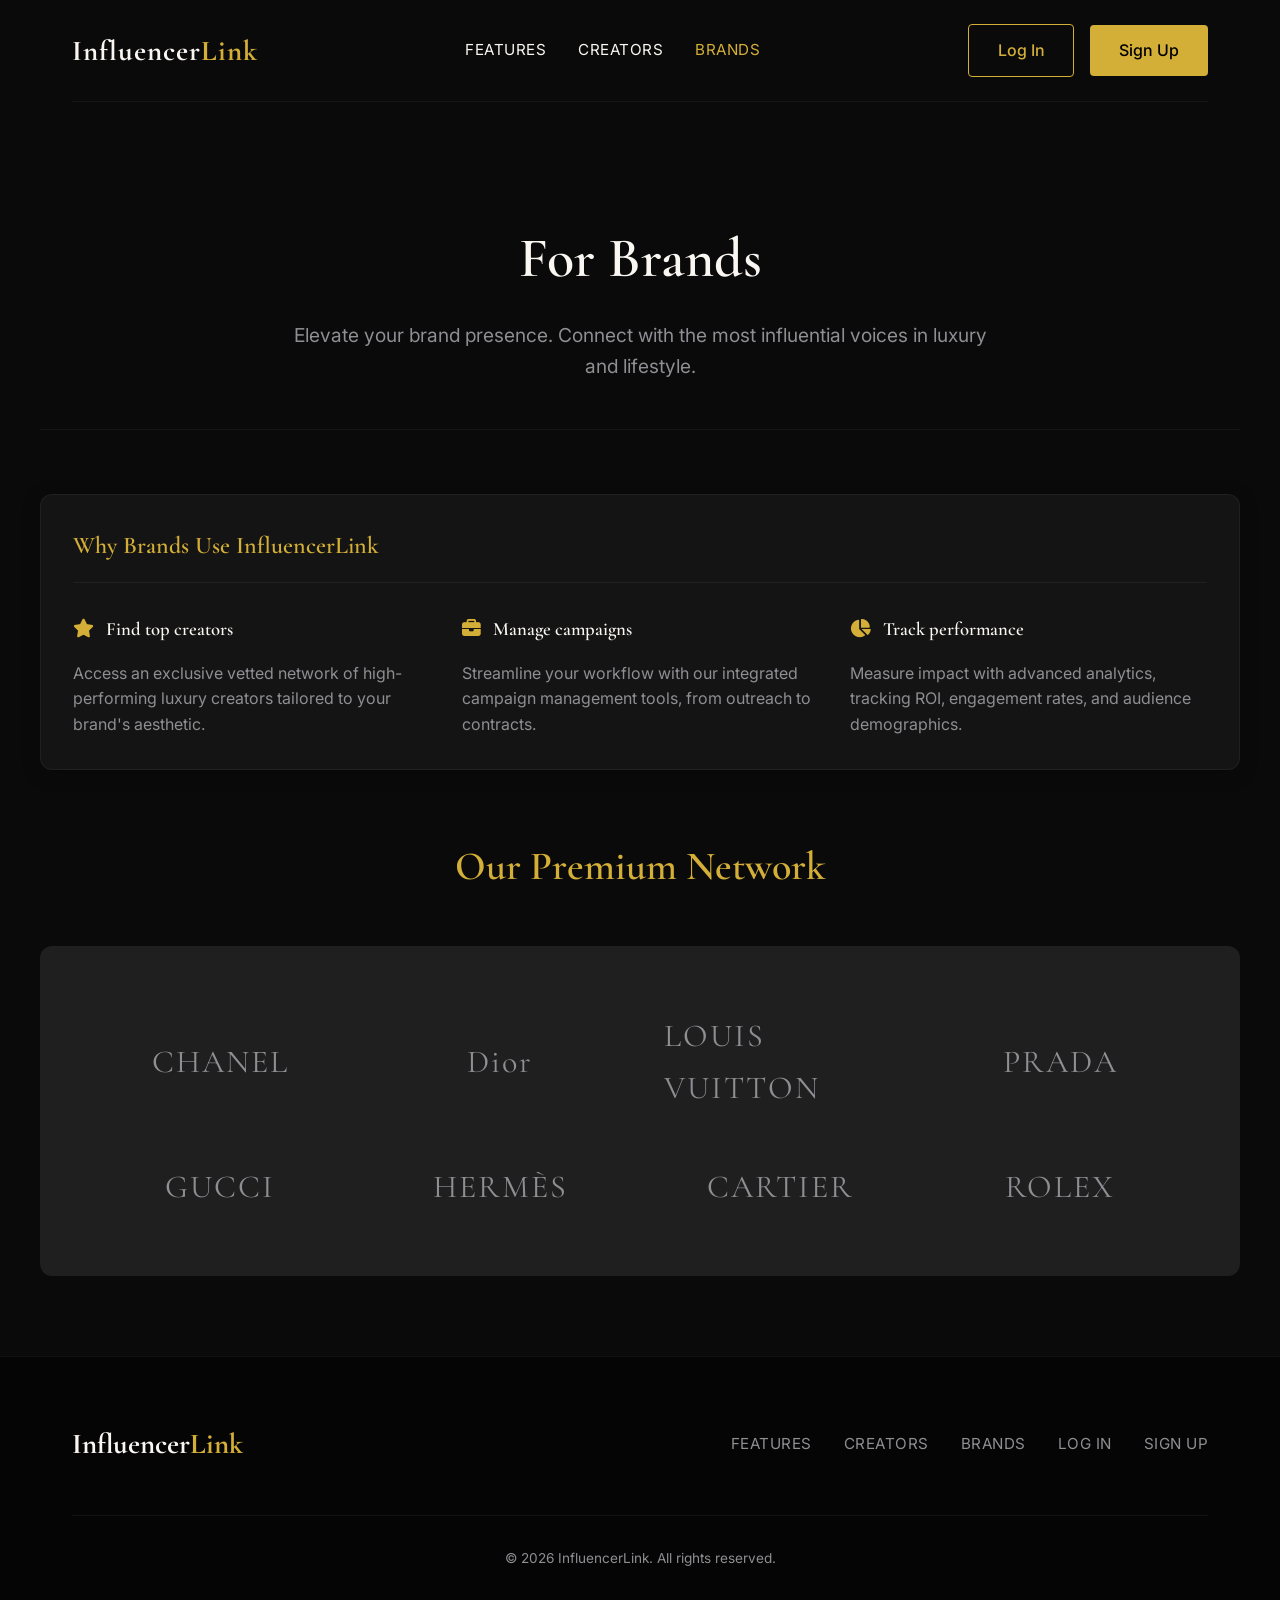
<file: brands.html>
<!DOCTYPE html>
<html lang="en">
<head>
    <meta charset="UTF-8">
    <meta name="viewport" content="width=device-width, initial-scale=1.0">
    <title>Brands | InfluencerLink</title>
    <link rel="stylesheet" href="css/style.css">
    <link rel="stylesheet" href="https://cdnjs.cloudflare.com/ajax/libs/font-awesome/6.4.0/css/all.min.css">
</head>
<body>

    <header class="container">
        <nav class="navbar">
            <a href="index.html" class="nav-brand">Influencer<span>Link</span></a>
            <div class="nav-links">
                <a href="features.html">Features</a>
                <a href="creators.html">Creators</a>
                <a href="brands.html" style="color: var(--gold-accent);">Brands</a>
            </div>
            <div class="nav-auth">
                <a href="login.html" class="btn btn-outline">Log In</a>
                <a href="signup.html" class="btn">Sign Up</a>
            </div>
        </nav>
    </header>

    <main>
        <section class="page-header container">
            <h1>For Brands</h1>
            <p>Elevate your brand presence. Connect with the most influential voices in luxury and lifestyle.</p>
        </section>

        <section class="section container" style="padding-top: 0;">
            <div class="card" style="margin-bottom: 4rem;">
                <h2 style="margin-bottom: 2rem; border-bottom: 1px solid rgba(255,255,255,0.05); padding-bottom: 1rem;">Why Brands Use InfluencerLink</h2>
                <div style="display: grid; grid-template-columns: repeat(auto-fit, minmax(250px, 1fr)); gap: 2rem;">
                    <div>
                        <h3 style="color: var(--text-main); margin-bottom: 1rem;"><i class="fa-solid fa-star" style="color: var(--gold-accent); margin-right: 0.5rem;"></i> Find top creators</h3>
                        <p style="color: var(--text-muted);">Access an exclusive vetted network of high-performing luxury creators tailored to your brand's aesthetic.</p>
                    </div>
                    <div>
                        <h3 style="color: var(--text-main); margin-bottom: 1rem;"><i class="fa-solid fa-briefcase" style="color: var(--gold-accent); margin-right: 0.5rem;"></i> Manage campaigns</h3>
                        <p style="color: var(--text-muted);">Streamline your workflow with our integrated campaign management tools, from outreach to contracts.</p>
                    </div>
                    <div>
                        <h3 style="color: var(--text-main); margin-bottom: 1rem;"><i class="fa-solid fa-chart-pie" style="color: var(--gold-accent); margin-right: 0.5rem;"></i> Track performance</h3>
                        <p style="color: var(--text-muted);">Measure impact with advanced analytics, tracking ROI, engagement rates, and audience demographics.</p>
                    </div>
                </div>
            </div>

            <h2 class="section-title">Our Premium Network</h2>
            <div class="brands-grid" style="background-color: var(--surface-color-light); padding: 4rem; border-radius: var(--border-radius);">
                <div class="brand-placeholder">CHANEL</div>
                <div class="brand-placeholder">Dior</div>
                <div class="brand-placeholder">LOUIS VUITTON</div>
                <div class="brand-placeholder">PRADA</div>
                <div class="brand-placeholder">GUCCI</div>
                <div class="brand-placeholder">HERMÈS</div>
                <div class="brand-placeholder">CARTIER</div>
                <div class="brand-placeholder">ROLEX</div>
            </div>
        </section>
    </main>

    <footer>
        <div class="container">
            <div class="footer-content">
                <div class="footer-brand">Influencer<span>Link</span></div>
                <div class="footer-links">
                    <a href="features.html">Features</a>
                    <a href="creators.html">Creators</a>
                    <a href="brands.html">Brands</a>
                    <a href="login.html">Log In</a>
                    <a href="signup.html">Sign Up</a>
                </div>
            </div>
            <div class="footer-bottom">
                &copy; 2026 InfluencerLink. All rights reserved.
            </div>
        </div>
    </footer>

</body>
</html>
</file>
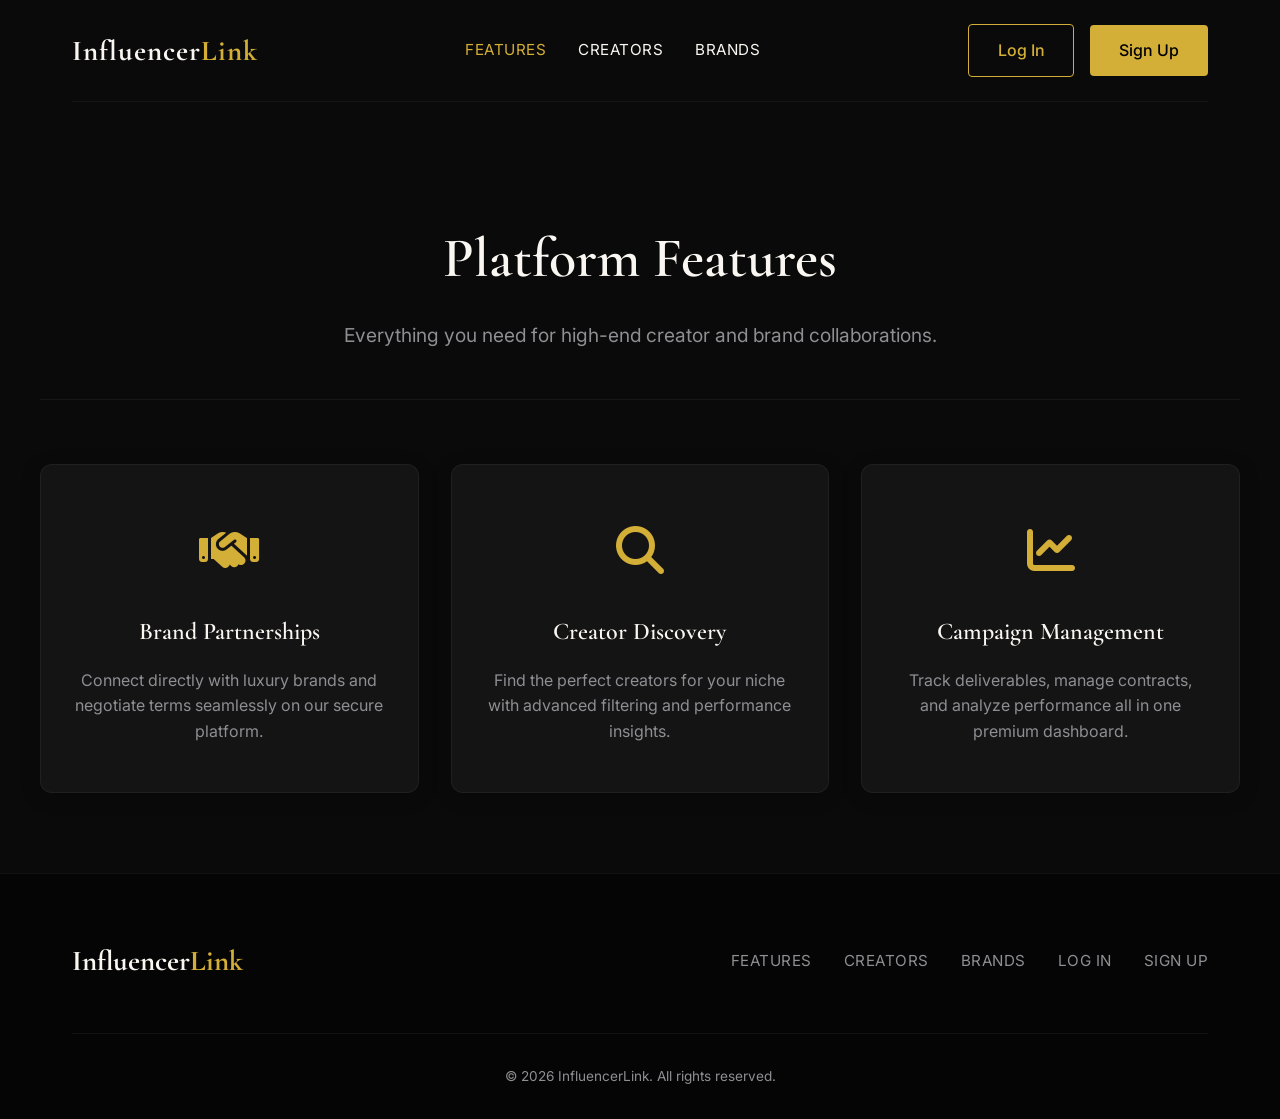
<file: features.html>
<!DOCTYPE html>
<html lang="en">
<head>
    <meta charset="UTF-8">
    <meta name="viewport" content="width=device-width, initial-scale=1.0">
    <title>Features | InfluencerLink</title>
    <link rel="stylesheet" href="css/style.css">
    <link rel="stylesheet" href="https://cdnjs.cloudflare.com/ajax/libs/font-awesome/6.4.0/css/all.min.css">
</head>
<body>

    <header class="container">
        <nav class="navbar">
            <a href="index.html" class="nav-brand">Influencer<span>Link</span></a>
            <div class="nav-links">
                <a href="features.html" style="color: var(--gold-accent);">Features</a>
                <a href="creators.html">Creators</a>
                <a href="brands.html">Brands</a>
            </div>
            <div class="nav-auth">
                <a href="login.html" class="btn btn-outline">Log In</a>
                <a href="signup.html" class="btn">Sign Up</a>
            </div>
        </nav>
    </header>

    <main>
        <section class="page-header container">
            <h1>Platform Features</h1>
            <p>Everything you need for high-end creator and brand collaborations.</p>
        </section>

        <section class="section container" style="padding-top: 0;">
            <div class="features-grid">
                <div class="card feature-card">
                    <div class="feature-icon"><i class="fa-solid fa-handshake"></i></div>
                    <h3 class="feature-title">Brand Partnerships</h3>
                    <p class="feature-desc">Connect directly with luxury brands and negotiate terms seamlessly on our secure platform.</p>
                </div>
                <div class="card feature-card">
                    <div class="feature-icon"><i class="fa-solid fa-magnifying-glass"></i></div>
                    <h3 class="feature-title">Creator Discovery</h3>
                    <p class="feature-desc">Find the perfect creators for your niche with advanced filtering and performance insights.</p>
                </div>
                <div class="card feature-card">
                    <div class="feature-icon"><i class="fa-solid fa-chart-line"></i></div>
                    <h3 class="feature-title">Campaign Management</h3>
                    <p class="feature-desc">Track deliverables, manage contracts, and analyze performance all in one premium dashboard.</p>
                </div>
            </div>
        </section>
    </main>

    <footer>
        <div class="container">
            <div class="footer-content">
                <div class="footer-brand">Influencer<span>Link</span></div>
                <div class="footer-links">
                    <a href="features.html">Features</a>
                    <a href="creators.html">Creators</a>
                    <a href="brands.html">Brands</a>
                    <a href="login.html">Log In</a>
                    <a href="signup.html">Sign Up</a>
                </div>
            </div>
            <div class="footer-bottom">
                &copy; 2026 InfluencerLink. All rights reserved.
            </div>
        </div>
    </footer>

</body>
</html>
</file>
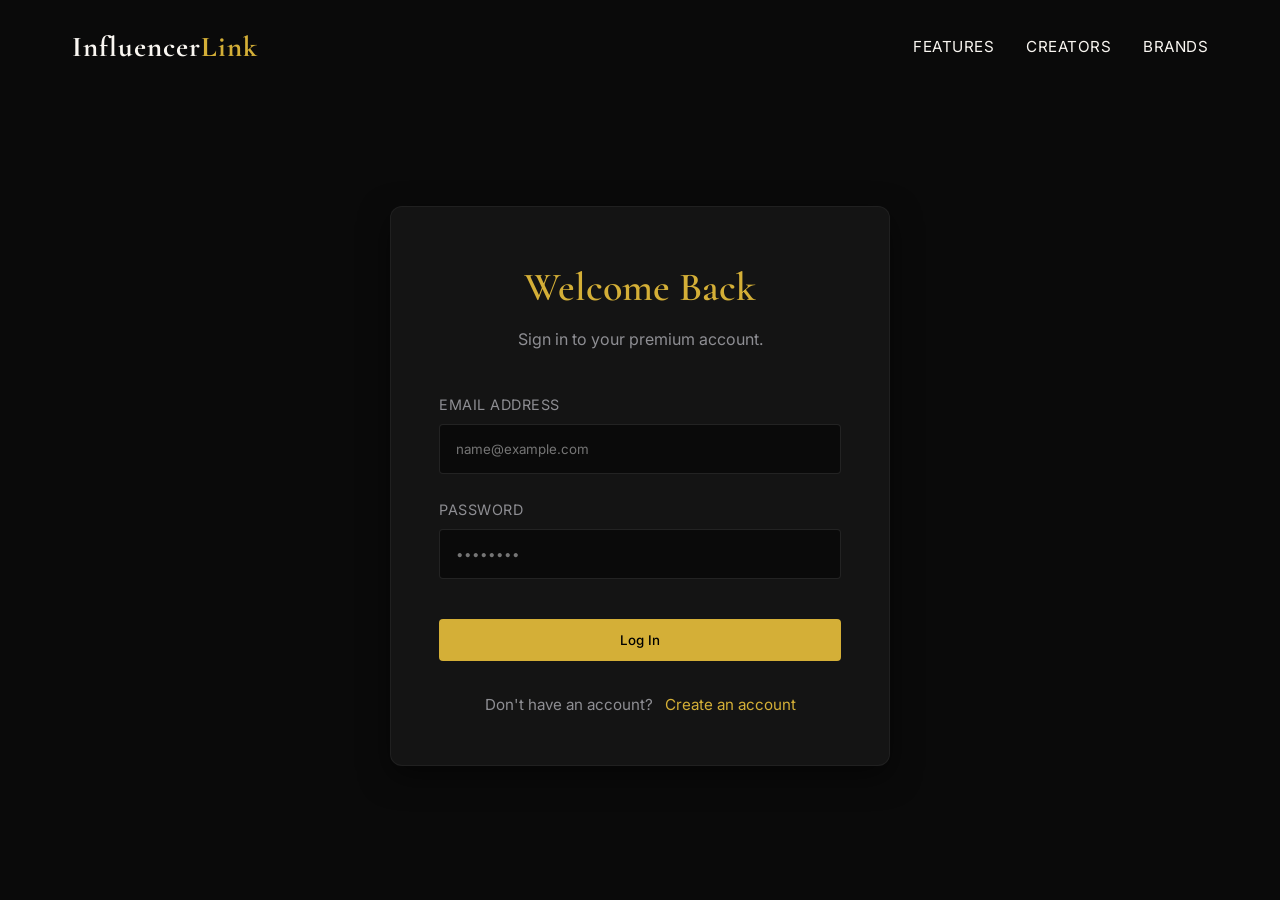
<file: login.html>
<!DOCTYPE html>
<html lang="en">
<head>
    <meta charset="UTF-8">
    <meta name="viewport" content="width=device-width, initial-scale=1.0">
    <title>Log In | InfluencerLink</title>
    <link rel="stylesheet" href="css/style.css">
    <link rel="stylesheet" href="https://cdnjs.cloudflare.com/ajax/libs/font-awesome/6.4.0/css/all.min.css">
</head>
<body>

    <header class="container">
        <nav class="navbar" style="border-bottom: none;">
            <a href="index.html" class="nav-brand">Influencer<span>Link</span></a>
            <div class="nav-links">
                <a href="features.html">Features</a>
                <a href="creators.html">Creators</a>
                <a href="brands.html">Brands</a>
            </div>
        </nav>
    </header>

    <main class="auth-container">
        <div class="auth-form">
            <h2>Welcome Back</h2>
            <p>Sign in to your premium account.</p>
            
            <form action="#" method="GET">
                <div class="form-group">
                    <label for="email">Email Address</label>
                    <input type="email" id="email" name="email" required placeholder="name@example.com">
                </div>
                
                <div class="form-group">
                    <label for="password">Password</label>
                    <input type="password" id="password" name="password" required placeholder="••••••••">
                </div>
                
                <button type="submit" class="btn" style="width: 100%; margin-top: 1rem;">Log In</button>
            </form>
            
            <div class="auth-links">
                Don't have an account? <a href="signup.html">Create an account</a>
            </div>
        </div>
    </main>

</body>
</html>
</file>
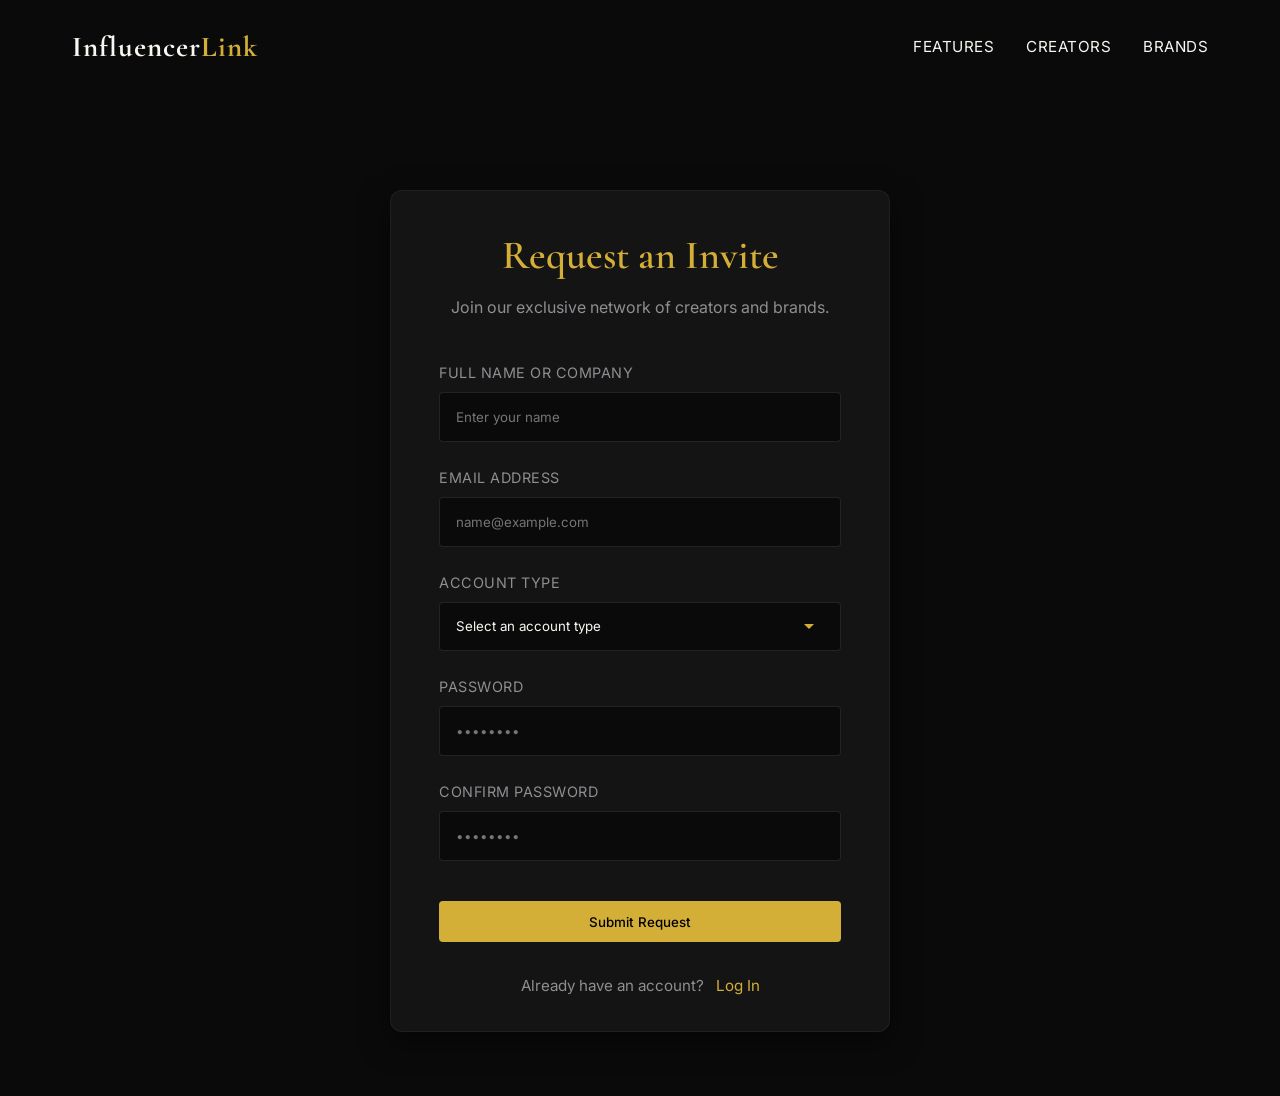
<file: signup.html>
<!DOCTYPE html>
<html lang="en">
<head>
    <meta charset="UTF-8">
    <meta name="viewport" content="width=device-width, initial-scale=1.0">
    <title>Sign Up | InfluencerLink</title>
    <link rel="stylesheet" href="css/style.css">
    <link rel="stylesheet" href="https://cdnjs.cloudflare.com/ajax/libs/font-awesome/6.4.0/css/all.min.css">
</head>
<body>

    <header class="container">
        <nav class="navbar" style="border-bottom: none;">
            <a href="index.html" class="nav-brand">Influencer<span>Link</span></a>
            <div class="nav-links">
                <a href="features.html">Features</a>
                <a href="creators.html">Creators</a>
                <a href="brands.html">Brands</a>
            </div>
        </nav>
    </header>

    <main class="auth-container">
        <div class="auth-form" style="padding-top: 2rem; padding-bottom: 2rem;">
            <h2>Request an Invite</h2>
            <p>Join our exclusive network of creators and brands.</p>
            
            <form action="#" method="GET">
                <div class="form-group">
                    <label for="name">Full Name or Company</label>
                    <input type="text" id="name" name="name" required placeholder="Enter your name">
                </div>

                <div class="form-group">
                    <label for="email">Email Address</label>
                    <input type="email" id="email" name="email" required placeholder="name@example.com">
                </div>

                <div class="form-group">
                    <label for="account_type">Account Type</label>
                    <select id="account_type" name="account_type" required style="appearance: none; -webkit-appearance: none; -moz-appearance: none; background-image: url('data:image/svg+xml;utf8,<svg fill=\'%23D4AF37\' height=\'24\' viewBox=\'0 0 24 24\' width=\'24\' xmlns=\'http://www.w3.org/2000/svg\'><path d=\'M7 10l5 5 5-5z\'/><path d=\'M0 0h24v24H0z\' fill=\'none\'/></svg>'); background-repeat: no-repeat; background-position-x: 95%; background-position-y: center;">
                        <option value="" disabled selected>Select an account type</option>
                        <option value="creator">Creator</option>
                        <option value="brand">Brand</option>
                    </select>
                </div>
                
                <div class="form-group">
                    <label for="password">Password</label>
                    <input type="password" id="password" name="password" required placeholder="••••••••">
                </div>

                <div class="form-group">
                    <label for="confirm_password">Confirm Password</label>
                    <input type="password" id="confirm_password" name="confirm_password" required placeholder="••••••••">
                </div>
                
                <button type="submit" class="btn" style="width: 100%; margin-top: 1rem;">Submit Request</button>
            </form>
            
            <div class="auth-links">
                Already have an account? <a href="login.html">Log In</a>
            </div>
        </div>
    </main>

</body>
</html>
</file>
<file: css/style.css>
@import url('https://fonts.googleapis.com/css2?family=Cormorant+Garamond:wght@400;500;600;700&family=Inter:wght@300;400;500;600&display=swap');

:root {
  --bg-color: #0A0A0A;
  --surface-color: #141414;
  --surface-color-light: #1f1f1f;
  --gold-accent: #D4AF37;
  --gold-accent-hover: #f0c946;
  --text-main: #FAF7F2;
  --text-muted: #8E8E93;
  
  --font-heading: 'Cormorant Garamond', serif;
  --font-body: 'Inter', sans-serif;
  
  --transition: all 0.3s ease;
  --border-radius: 12px;
}

* {
  margin: 0;
  padding: 0;
  box-sizing: border-box;
}

body {
  background-color: var(--bg-color);
  color: var(--text-main);
  font-family: var(--font-body);
  line-height: 1.6;
}

h1, h2, h3, h4, h5, h6 {
  font-family: var(--font-heading);
  font-weight: 600;
  color: var(--gold-accent);
}

a {
  text-decoration: none;
  color: var(--text-main);
  transition: var(--transition);
}

a:hover {
  color: var(--gold-accent);
}

/* Utilities */
.container {
  max-width: 1200px;
  margin: 0 auto;
  padding: 0 2rem;
}

.btn {
  display: inline-block;
  padding: 0.8rem 1.8rem;
  background-color: var(--gold-accent);
  color: #000;
  font-weight: 500;
  border-radius: 4px; /* Slightly rounded for premium look */
  transition: var(--transition);
  font-family: var(--font-body);
  border: none;
  cursor: pointer;
}

.btn:hover {
  background-color: var(--gold-accent-hover);
  color: #000;
  transform: translateY(-2px);
}

.btn-outline {
  background-color: transparent;
  border: 1px solid var(--gold-accent);
  color: var(--gold-accent);
}

.btn-outline:hover {
  background-color: var(--gold-accent);
  color: #000;
}

.section {
  padding: 5rem 0;
}

.section-title {
  text-align: center;
  font-size: 2.5rem;
  margin-bottom: 3rem;
  color: var(--gold-accent);
}

.card {
  background-color: var(--surface-color);
  border-radius: var(--border-radius);
  padding: 2rem;
  transition: var(--transition);
  border: 1px solid rgba(255, 255, 255, 0.05);
  box-shadow: 0 4px 20px rgba(0, 0, 0, 0.2);
}

.card:hover {
  transform: translateY(-5px);
  border-color: rgba(210, 180, 140, 0.3);
  box-shadow: 0 8px 30px rgba(0, 0, 0, 0.4);
}

/* Navbar */
.navbar {
  display: flex;
  justify-content: space-between;
  align-items: center;
  padding: 1.5rem 0;
  border-bottom: 1px solid rgba(255, 255, 255, 0.05);
  margin-bottom: 2rem;
}

.nav-brand {
  font-family: var(--font-heading);
  font-size: 1.8rem;
  font-weight: 700;
  letter-spacing: 1px;
  color: var(--text-main);
}

.nav-brand span {
  color: var(--gold-accent);
}

.nav-links {
  display: flex;
  gap: 2rem;
  align-items: center;
}

.nav-links a {
  font-size: 0.95rem;
  text-transform: uppercase;
  letter-spacing: 0.5px;
}

.nav-auth {
  display: flex;
  gap: 1rem;
  align-items: center;
}

/* Hero Section */
.hero {
  display: flex;
  align-items: center;
  gap: 4rem;
  min-height: 70vh;
  margin-bottom: 5rem;
}

.hero-content {
  flex: 1;
}

.hero-content h1 {
  font-size: 4rem;
  line-height: 1.1;
  margin-bottom: 1.5rem;
  color: var(--text-main);
}

.hero-content h1 span {
  color: var(--gold-accent);
}

.hero-content p {
  font-size: 1.2rem;
  color: var(--text-muted);
  margin-bottom: 2.5rem;
  max-width: 90%;
}

.hero-image {
  flex: 1;
  position: relative;
}

.hero-image img {
  width: 100%;
  border-radius: var(--border-radius);
  box-shadow: 0 20px 40px rgba(0, 0, 0, 0.5);
  object-fit: cover;
  aspect-ratio: 4/5;
}

/* Creator Section */
.creator-section {
  background-color: var(--surface-color-light);
}

.creators-grid {
  display: grid;
  grid-template-columns: repeat(auto-fit, minmax(300px, 1fr));
  gap: 2rem;
}

.creator-card {
  overflow: hidden;
}

.creator-card img {
  width: calc(100% + 4rem);
  height: 350px;
  object-fit: cover;
  margin: -2rem -2rem 1.5rem -2rem;
  transition: transform 0.5s ease;
}

.creator-card:hover img {
  transform: scale(1.05);
}

.creator-info h3 {
  font-size: 1.5rem;
  margin-bottom: 0.5rem;
  color: var(--text-main);
}

.creator-info .niche {
  color: var(--gold-accent);
  font-size: 0.9rem;
  text-transform: uppercase;
  letter-spacing: 1px;
  margin-bottom: 1rem;
}

.creator-info .followers {
  color: var(--text-muted);
  font-size: 0.95rem;
  margin-bottom: 1.5rem;
}

/* Brands Section */
.brands-grid {
  display: grid;
  grid-template-columns: repeat(auto-fit, minmax(200px, 1fr));
  gap: 3rem;
  align-items: center;
  justify-items: center;
}

.brand-placeholder {
  font-family: var(--font-heading);
  font-size: 2rem;
  letter-spacing: 2px;
  color: var(--text-muted);
  transition: var(--transition);
}

.brand-placeholder:hover {
  color: var(--text-main);
  transform: scale(1.05);
}

/* Auth Forms */
.auth-container {
  min-height: 80vh;
  display: flex;
  align-items: center;
  justify-content: center;
  padding: 4rem 2rem;
}

.auth-form {
  background-color: var(--surface-color);
  padding: 3rem;
  border-radius: var(--border-radius);
  width: 100%;
  max-width: 500px;
  border: 1px solid rgba(255, 255, 255, 0.05);
  box-shadow: 0 10px 30px rgba(0,0,0,0.5);
}

.auth-form h2 {
  font-size: 2.5rem;
  margin-bottom: 0.5rem;
  text-align: center;
  color: var(--gold-accent);
}

.auth-form p {
  text-align: center;
  color: var(--text-muted);
  margin-bottom: 2.5rem;
}

.form-group {
  margin-bottom: 1.5rem;
}

.form-group label {
  display: block;
  margin-bottom: 0.5rem;
  color: var(--text-muted);
  font-size: 0.9rem;
  text-transform: uppercase;
  letter-spacing: 0.5px;
}

.form-group input, .form-group select {
  width: 100%;
  padding: 1rem;
  background-color: var(--bg-color);
  border: 1px solid rgba(255, 255, 255, 0.1);
  border-radius: 4px;
  color: var(--text-main);
  font-family: var(--font-body);
  transition: var(--transition);
}

.form-group input:focus, .form-group select:focus {
  outline: none;
  border-color: var(--gold-accent);
  box-shadow: 0 0 0 1px var(--gold-accent);
}

.auth-links {
  margin-top: 2rem;
  text-align: center;
  font-size: 0.95rem;
  color: var(--text-muted);
}

.auth-links a {
  color: var(--gold-accent);
  margin-left: 0.5rem;
}

/* Testimonial Section */
.testimonial-section {
  text-align: center;
  padding: 6rem 2rem;
  background-color: var(--surface-color-light);
  border-top: 1px solid rgba(255, 255, 255, 0.05);
  border-bottom: 1px solid rgba(255, 255, 255, 0.05);
  margin: 5rem 0;
}

.testimonial-quote {
  font-family: var(--font-heading);
  font-size: 2.5rem;
  font-style: italic;
  max-width: 800px;
  margin: 0 auto 2rem auto;
  color: var(--text-main);
  line-height: 1.4;
}

.testimonial-author {
  color: var(--gold-accent);
  font-weight: 500;
  letter-spacing: 1px;
  text-transform: uppercase;
  font-size: 0.9rem;
}

/* Features Section */
.features-grid {
  display: grid;
  grid-template-columns: repeat(auto-fit, minmax(300px, 1fr));
  gap: 2rem;
}

.feature-card {
  text-align: center;
  padding: 3rem 2rem;
}

.feature-icon {
  font-size: 3rem;
  color: var(--gold-accent);
  margin-bottom: 1.5rem;
}

.feature-title {
  font-size: 1.5rem;
  margin-bottom: 1rem;
  color: var(--text-main);
}

.feature-desc {
  color: var(--text-muted);
  line-height: 1.6;
}

/* Page Header */
.page-header {
  padding: 5rem 0 3rem 0;
  text-align: center;
  border-bottom: 1px solid rgba(255,255,255,0.05);
  margin-bottom: 4rem;
}

.page-header h1 {
  font-size: 3.5rem;
  margin-bottom: 1rem;
  color: var(--text-main);
}

.page-header p {
  color: var(--text-muted);
  font-size: 1.2rem;
  max-width: 700px;
  margin: 0 auto;
}

/* Footer */
footer {
  background-color: #050505;
  padding: 4rem 0 2rem 0;
  border-top: 1px solid rgba(255, 255, 255, 0.05);
}

.footer-content {
  display: flex;
  justify-content: space-between;
  align-items: center;
  margin-bottom: 3rem;
  flex-wrap: wrap;
  gap: 2rem;
}

.footer-brand {
  font-family: var(--font-heading);
  font-size: 1.8rem;
  font-weight: 700;
}

.footer-brand span {
  color: var(--gold-accent);
}

.footer-links {
  display: flex;
  gap: 2rem;
  flex-wrap: wrap;
}

.footer-links a {
  color: var(--text-muted);
  font-size: 0.95rem;
  text-transform: uppercase;
  letter-spacing: 0.5px;
}

.footer-bottom {
  text-align: center;
  color: var(--text-muted);
  font-size: 0.85rem;
  border-top: 1px solid rgba(255, 255, 255, 0.05);
  padding-top: 2rem;
}

/* Responsive */
@media (max-width: 768px) {
  .hero {
    flex-direction: column;
    text-align: center;
  }
  
  .hero-content h1 {
    font-size: 3rem;
  }
  
  .hero-content p {
    max-width: 100%;
    margin: 0 auto 2rem auto;
  }
  
  .nav-links, .nav-auth {
    display: none; 
  }
  
  .footer-content {
    flex-direction: column;
    text-align: center;
  }
}
</file>
